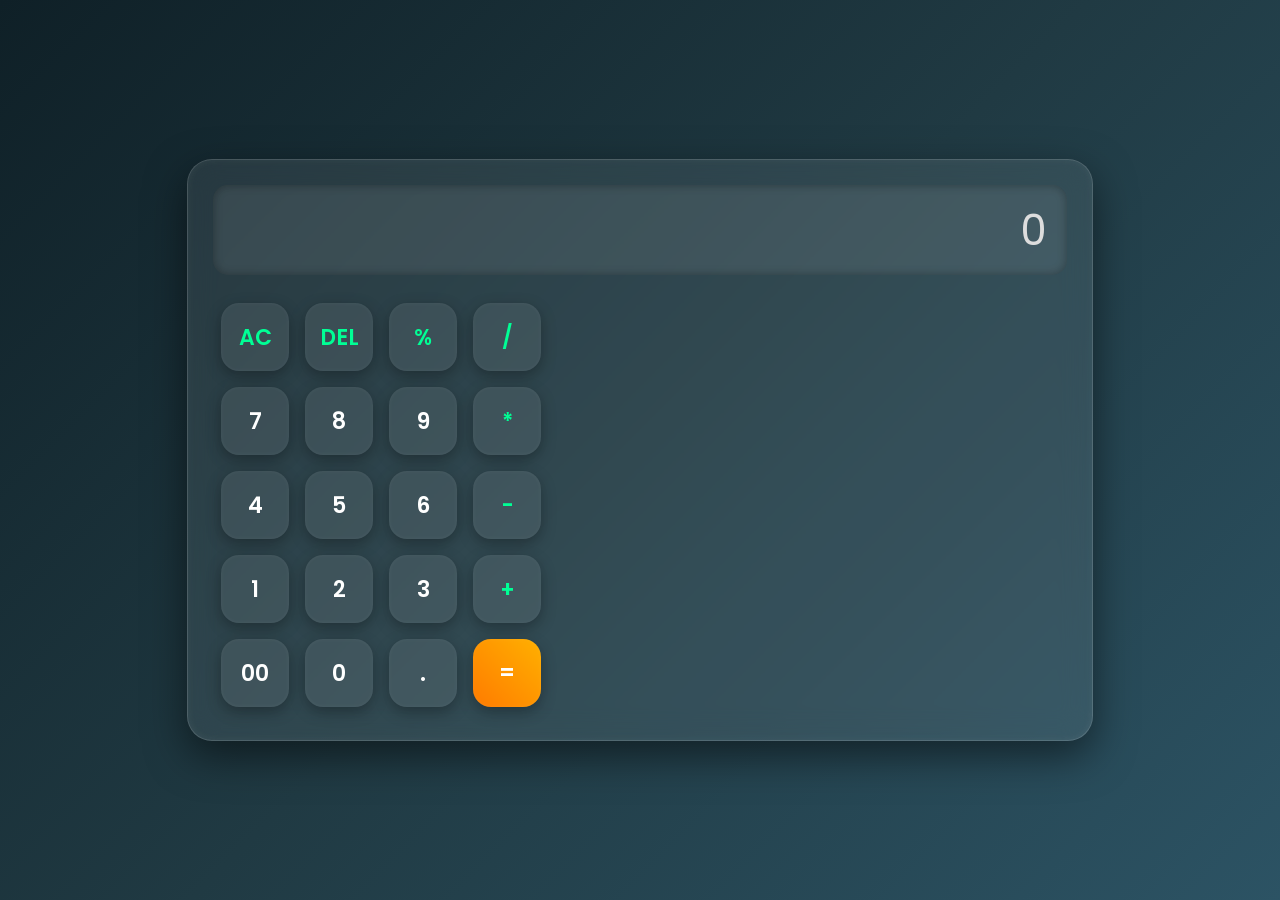
<file: calculator/index.html>
<!DOCTYPE html>
<html lang="en">

<head>
    <meta charset="UTF-8">
    <meta http-equiv="X-UA-Compatible" content="IE=edge">
    <meta name="viewport" content="width=device-width, initial-scale=1.0">

    <title>Calculator</title>

    <link rel="stylesheet" href="style.css">
</head>

<body>

    <div class="container">

        <div class="calculator">

            <!-- Display -->
            <input type="text" id="inputBox" placeholder="0" readonly>

            <!-- Row 1 -->
            <div class="row">
                <button class="button operator">AC</button>
                <button class="button operator">DEL</button>
                <button class="button operator">%</button>
                <button class="button operator">/</button>
            </div>

            <!-- Row 2 -->
            <div class="row">
                <button class="button">7</button>
                <button class="button">8</button>
                <button class="button">9</button>
                <button class="button operator">*</button>
            </div>

            <!-- Row 3 -->
            <div class="row">
                <button class="button">4</button>
                <button class="button">5</button>
                <button class="button">6</button>
                <button class="button operator">-</button>
            </div>

            <!-- Row 4 -->
            <div class="row">
                <button class="button">1</button>
                <button class="button">2</button>
                <button class="button">3</button>
                <button class="button operator">+</button>
            </div>

            <!-- Row 5 -->
            <div class="row">
                <button class="button">00</button>
                <button class="button">0</button>
                <button class="button">.</button>
                <button class="button equalBtn">=</button>
            </div>

        </div>

    </div>

    <script src="script.js"></script>

</body>

</html>
</file>
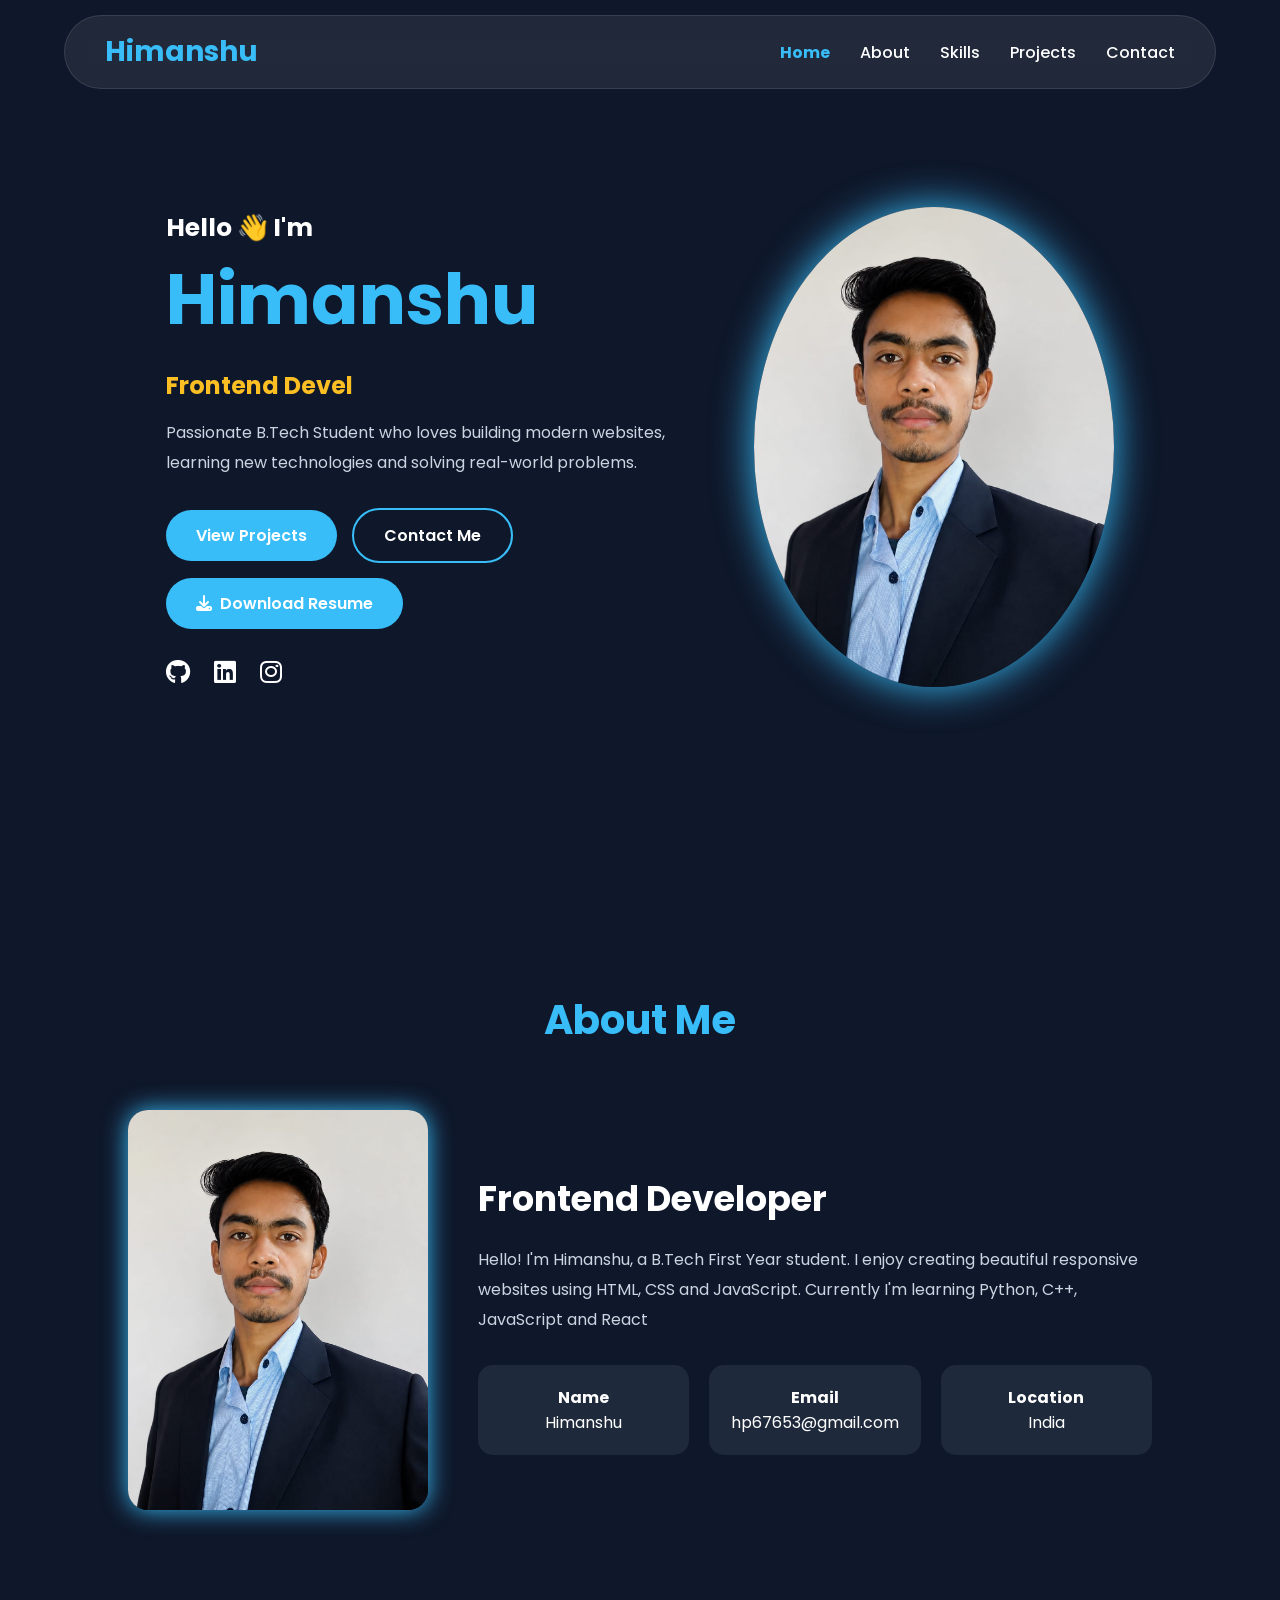
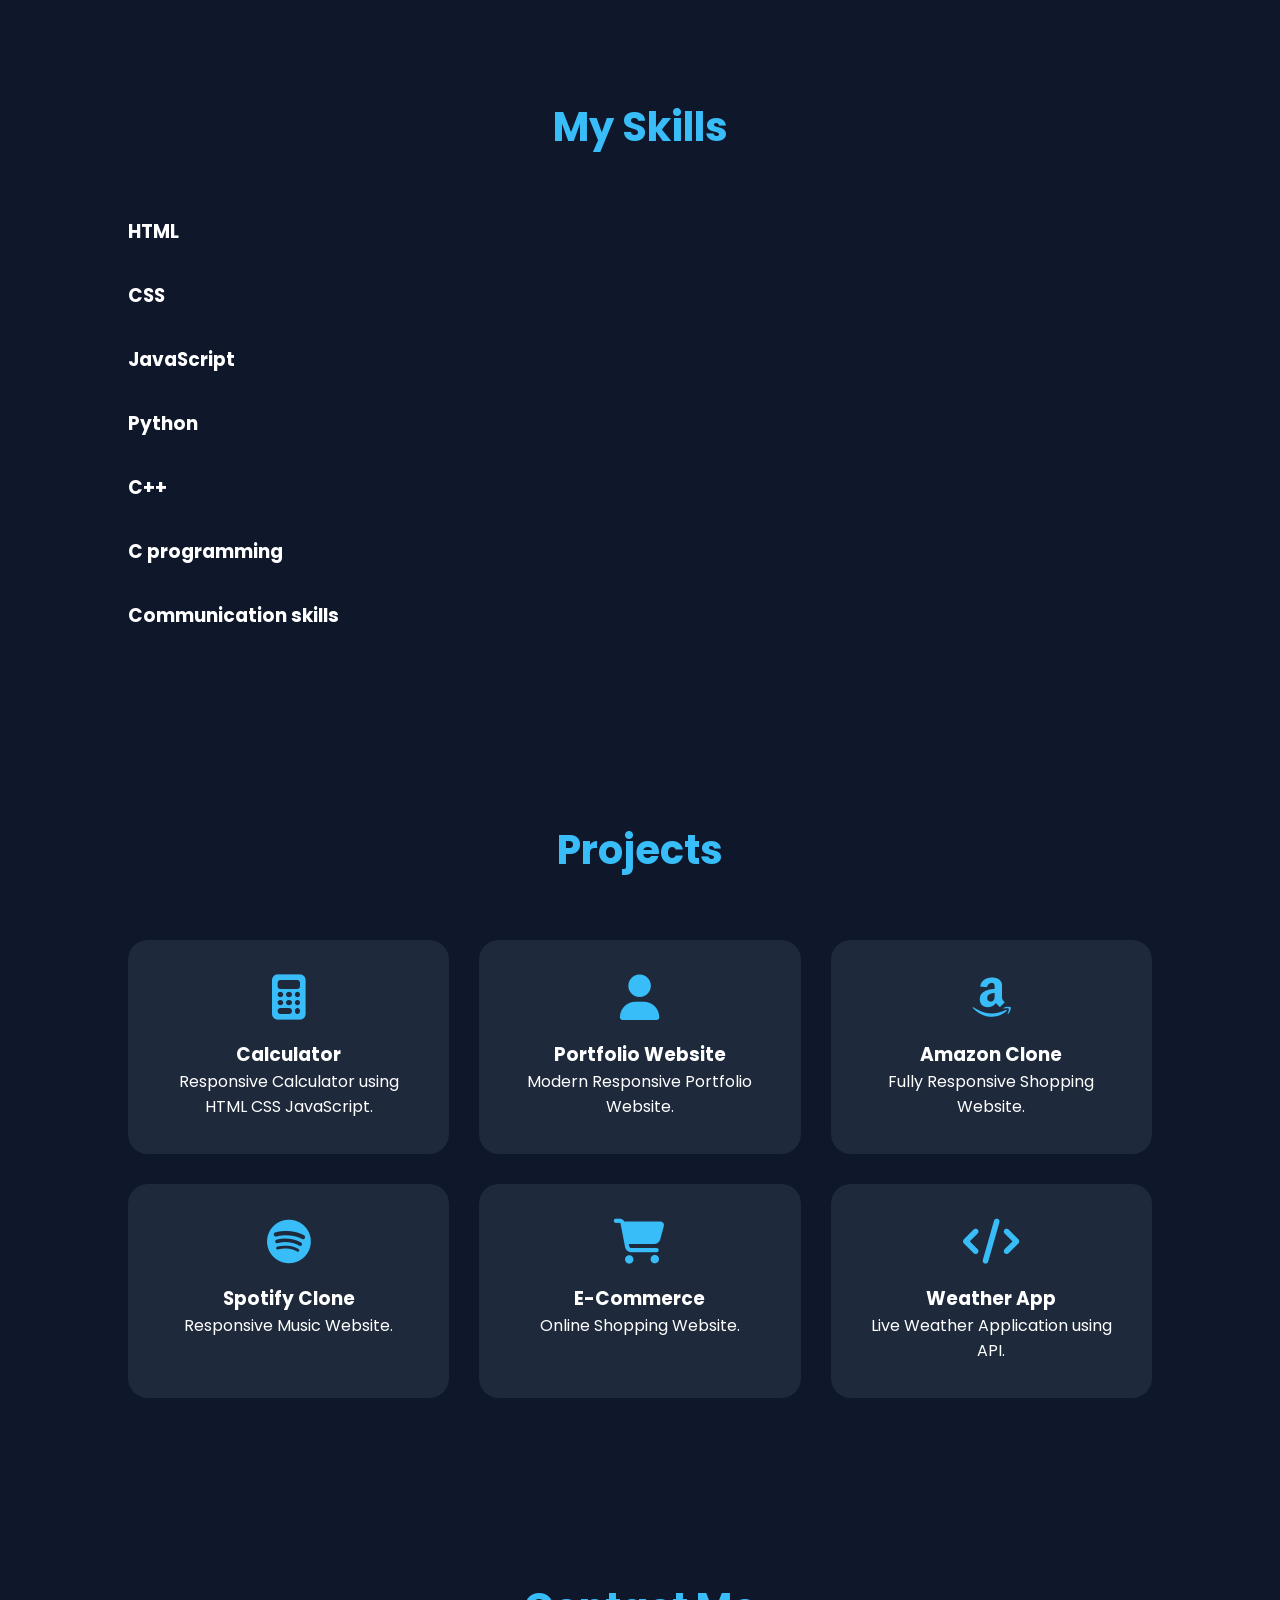
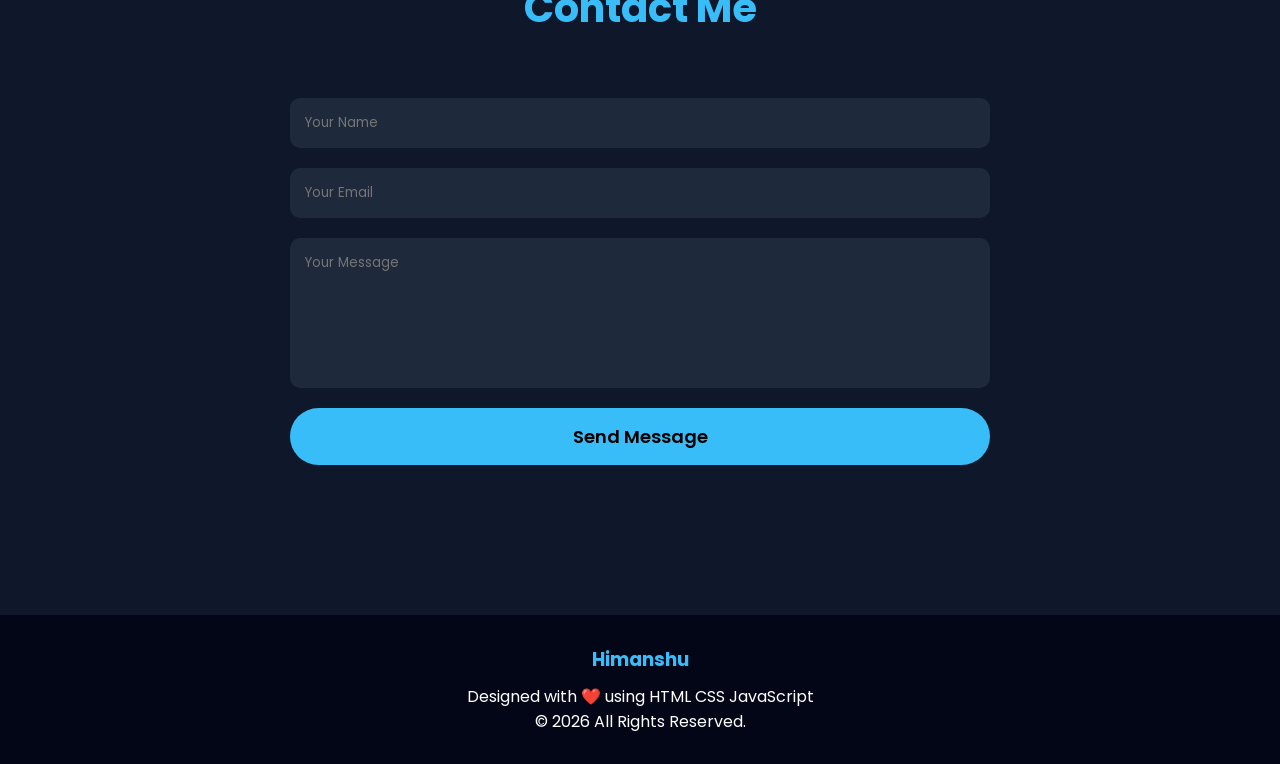
<file: portfolio/index.html>
<!DOCTYPE html>
<html lang="en">

<head>
    <meta charset="UTF-8">
    <meta name="viewport" content="width=device-width, initial-scale=1.0">
    <title>Himanshu | Portfolio</title>

    <link rel="stylesheet" href="style.css">

    <link rel="stylesheet"
        href="https://cdnjs.cloudflare.com/ajax/libs/font-awesome/6.5.2/css/all.min.css">
</head>

<body>

    <!-- Navigation -->

    <header>

        <nav>

            <div class="logo">
                Himanshu
            </div>

            <ul>

                <li><a href="#home">Home</a></li>

                <li><a href="#about">About</a></li>

                <li><a href="#skills">Skills</a></li>

                <li><a href="#projects">Projects</a></li>

                <li><a href="#contact">Contact</a></li>

            </ul>

        </nav>

    </header>

    <!-- Hero -->

    <section class="hero" id="home">

        <div class="hero-text">

            <h3>Hello 👋 I'm</h3>

            <h1>Himanshu</h1>

            <h2><span class="typing"></span></h2>

            <p>

                Passionate B.Tech Student who loves building modern websites,
                learning new technologies and solving real-world problems.

            </p>
<div class="hero-btn">

    <a href="#projects" class="btn">View Projects</a>

    <a href="#contact" class="btn2">Contact Me</a>

    <a href="resume/Himanshu_Pal_Resume.png" download class="btn3">
        <i class="fas fa-download"></i> Download Resume
    </a>

</div>

            <div class="social">

                <a href="#"><i class="fab fa-github"></i></a>

                <a href="#"><i class="fab fa-linkedin"></i></a>

                <a href="#"><i class="fab fa-instagram"></i></a>

            </div>

        </div>

        <div class="hero-image">

            <img src="image/profile.png"
                alt="Profile">

        </div>

    </section>

    <!-- About -->

    <section id="about">

        <h2 class="title">About Me</h2>

        <div class="about-container">

            <div class="about-image">

                <img src="image/profile.png" alt="Profile">

            </div>

            <div class="about-text">

                <h3>Frontend Developer</h3>

                <p>

                    Hello! I'm Himanshu, a B.Tech First Year student.
                    I enjoy creating beautiful responsive websites using
                    HTML, CSS and JavaScript.

                    Currently I'm learning Python, C++, JavaScript and React

                </p>

                <div class="info">

                    <div>

                        <h4>Name</h4>

                        <span>Himanshu</span>

                    </div>

                    <div>

                        <h4>Email</h4>

                        <span>hp67653@gmail.com</span>

                    </div>

                    <div>

                        <h4>Location</h4>

                        <span>India</span>

                    </div>

                </div>

            </div>

        </div>

    </section>

    <!-- Skills -->

    <section id="skills">

        <h2 class="title">My Skills</h2>

        <div class="skills">

            <div class="skill">

                <h3>HTML</h3>

               

            </div>

            <div class="skill">

                <h3>CSS</h3>

                

            </div>

            <div class="skill">

                <h3>JavaScript</h3>

                

            </div>

            <div class="skill">

                <h3>Python</h3>

                

            </div>

            <div class="skill">
                <h3>C++</h3>
            </div>
            <div class="skill">
                <h3>C programming</h3>
            </div>
           <div class="skill">
                <h3>Communication skills</h3>
            </div>
        </div>

    </section>

    <!-- Projects -->

    <section id="projects">

        <h2 class="title">Projects</h2>

        <div class="project-container">

            <div class="card">

                <i class="fas fa-calculator"></i>

                <h3>Calculator</h3>

                <p>

                    Responsive Calculator using HTML CSS JavaScript.

                </p>

            </div>

            <div class="card">

                <i class="fas fa-user"></i>

                <h3>Portfolio Website</h3>

                <p>

                    Modern Responsive Portfolio Website.

                </p>

            </div>

            <div class="card">

                <i class="fab fa-amazon"></i>

                <h3>Amazon Clone</h3>

                <p>

                    Fully Responsive Shopping Website.

                </p>

            </div>

            <div class="card">

                <i class="fab fa-spotify"></i>

                <h3>Spotify Clone</h3>

                <p>

                    Responsive Music Website.

                </p>

            </div>

            <div class="card">

                <i class="fas fa-cart-shopping"></i>

                <h3>E-Commerce</h3>

                <p>

                    Online Shopping Website.

                </p>

            </div>

            <div class="card">

                <i class="fas fa-code"></i>

                <h3>Weather App</h3>

                <p>

                    Live Weather Application using API.

                </p>

            </div>

        </div>

    </section>

    

    <!-- Contact -->

    <section id="contact">

        <h2 class="title">Contact Me</h2>

        <form>

            <input type="text" placeholder="Your Name">

            <input type="email" placeholder="Your Email">

            <textarea placeholder="Your Message"></textarea>

            <button>Send Message</button>

        </form>

    </section>

    <!-- Footer -->

    <footer>

        <h3>Himanshu</h3>

        <p>Designed with ❤️ using HTML CSS JavaScript</p>

        <p>© 2026 All Rights Reserved.</p>

    </footer>

    <script src="script.js"></script>

</body>

</html>
</file>
<file: calculator/style.css>
@import url('https://fonts.googleapis.com/css2?family=Poppins:wght@300;400;500;600;700&display=swap');

*{
    margin:0;
    padding:0;
    box-sizing:border-box;
    font-family:'Poppins',sans-serif;
}

body{
    display:flex;
    justify-content:center;
    align-items:center;
    min-height:100vh;
    background:linear-gradient(135deg,#0f2027,#203a43,#2c5364);
    overflow:hidden;
}

.container{
    display:flex;
    justify-content:center;
    align-items:center;
}

.calculator{
    background:rgba(255,255,255,.08);
    backdrop-filter:blur(15px);
    border:1px solid rgba(255,255,255,.15);
    border-radius:25px;
    padding:25px;
    box-shadow:
    0 15px 40px rgba(0,0,0,.5),
    inset 0 0 10px rgba(255,255,255,.05);
}

#inputBox{
    width:100%;
    height:90px;
    border:none;
    outline:none;
    background:rgba(255,255,255,.08);
    border-radius:15px;
    padding:20px;
    margin-bottom:20px;
    text-align:right;
    font-size:42px;
    color:#fff;
    box-shadow:inset 0 0 10px rgba(0,0,0,.3);
}

#inputBox::placeholder{
    color:#ddd;
}

.calculator div{
    display:flex;
}

button{
    width:68px;
    height:68px;
    margin:8px;
    border:none;
    border-radius:18px;
    font-size:22px;
    font-weight:600;
    cursor:pointer;
    color:white;
    background:rgba(255,255,255,.08);
    transition:.3s;
    box-shadow:
    0 5px 15px rgba(0,0,0,.3),
    inset 0 0 5px rgba(255,255,255,.05);
}

button:hover{
    transform:translateY(-4px);
    background:#3b82f6;
}

button:active{
    transform:scale(.92);
}

.operator{
    color:#00ff95;
}

.operator:hover{
    background:#00ff95;
    color:#111;
}

.equalBtn{
    background:linear-gradient(45deg,#ff7b00,#ffb000);
    color:white;
}

.equalBtn:hover{
    background:linear-gradient(45deg,#ff9500,#ffcf33);
}

@media(max-width:480px){

button{
    width:60px;
    height:60px;
    margin:6px;
}

#inputBox{
    font-size:32px;
}
}
</file>
<file: portfolio/style.css>
/* Google Font */

@import url('https://fonts.googleapis.com/css2?family=Poppins:wght@300;400;500;600;700;800&display=swap');

*{
    margin:0;
    padding:0;
    box-sizing:border-box;
    font-family:'Poppins',sans-serif;
    scroll-behavior:smooth;
}

body{
    background:#0f172a;
    color:#fff;
}

/* Scrollbar */

::-webkit-scrollbar{
    width:8px;
}

::-webkit-scrollbar-thumb{
    background:#38bdf8;
    border-radius:20px;
}

/* Navbar */

header{
    position:fixed;
    width:100%;
    top:0;
    left:0;
    z-index:1000;
}

nav{
    width:90%;
    margin:auto;
    margin-top:15px;
    padding:15px 40px;
    display:flex;
    justify-content:space-between;
    align-items:center;

    background:rgba(255,255,255,.08);

    backdrop-filter:blur(12px);

    border-radius:50px;

    border:1px solid rgba(255,255,255,.1);

}

.logo{

    font-size:28px;

    font-weight:700;

    color:#38bdf8;

}

nav ul{

    display:flex;

    list-style:none;

}

nav ul li{

    margin-left:30px;

}

nav ul li a{

    text-decoration:none;

    color:white;

    font-weight:500;

    transition:.3s;

}

nav ul li a:hover{

    color:#38bdf8;

}

/* Hero */

.hero{

    min-height:100vh;

    display:flex;

    justify-content:space-around;

    align-items:center;

    padding:100px 10%;

}

.hero-text{

    width:50%;

}

.hero-text h3{

    font-size:25px;

}

.hero-text h1{

    font-size:70px;

    color:#38bdf8;

}

.hero-text h2{

    margin:15px 0;

    color:#fbbf24;

}

.hero-text p{

    line-height:30px;

    color:#cbd5e1;

}

.hero-image img{

    width:360px;

    border-radius:50%;

    box-shadow:0 0 40px #38bdf8;

    animation:float 4s ease-in-out infinite;

}

@keyframes float{

0%,100%{

transform:translateY(0);

}

50%{

transform:translateY(-20px);

}

}

/* ================= Buttons ================= */

.hero-btn{
    display: flex;
    align-items: center;
    gap: 15px;
    margin-top: 30px;
    flex-wrap: wrap;
}

.btn,
.btn2,
.btn3{
    display: inline-flex;
    align-items: center;
    justify-content: center;
    padding: 13px 30px;
    border-radius: 30px;
    text-decoration: none;
    font-weight: 600;
    transition: 0.3s ease;
    white-space: nowrap;
}

/* View Projects */
.btn{
    background: #38bdf8;
    color: #fff;
}

.btn:hover{
    transform: translateY(-5px);
    box-shadow: 0 0 20px #38bdf8;
}

/* Contact Me */
.btn2{
    border: 2px solid #38bdf8;
    color: #fff;
}

.btn2:hover{
    background: #38bdf8;
}

/* Download Resume */
.btn3{
    background: #38bdf8;
    color: #fff;
}

.btn3:hover{
    background: #38bdf8;
    transform: translateY(-5px);
    box-shadow: 0 0 20px #38bdf8;
}

.btn3 i{
    margin-right: 8px;
}
/* Social */

.social{

margin-top:25px;

}

.social a{

color:white;

font-size:25px;

margin-right:20px;

transition:.3s;

}

.social a:hover{

color:#38bdf8;

}

/* Sections */

section{

padding:90px 10%;

}

.title{

text-align:center;

font-size:40px;

margin-bottom:60px;

color:#38bdf8;

}

/* About */

.about-container{

display:flex;

justify-content:space-between;

align-items:center;

gap:50px;

}

.about-image img{

width:300px;

border-radius:20px;

box-shadow:0 0 25px #38bdf8;

}

.about-text h3{

font-size:35px;

margin-bottom:20px;

}

.about-text p{

line-height:30px;

color:#cbd5e1;

}

.info{

display:grid;

grid-template-columns:repeat(3,1fr);

gap:20px;

margin-top:30px;

}

.info div{

background:#1e293b;

padding:20px;

border-radius:15px;

text-align:center;

}

/* Skills */

.skills{

display:flex;

flex-direction:column;

gap:25px;

}

.skill h3{

margin-bottom:10px;

}

.progress{

height:15px;

background:#1e293b;

border-radius:20px;

overflow:hidden;

}

.progress span{

display:block;

height:100%;

background:linear-gradient(to right,#38bdf8,#9333ea);

border-radius:20px;

}

/* Projects */

.project-container{

display:grid;

grid-template-columns:repeat(auto-fit,minmax(260px,1fr));

gap:30px;

}

.card{

background:#1e293b;

padding:35px;

border-radius:20px;

text-align:center;

transition:.4s;

}

.card i{

font-size:45px;

color:#38bdf8;

margin-bottom:20px;

}

.card:hover{

transform:translateY(-10px);

box-shadow:0 0 25px #38bdf8;

}

/* Stats */

.stats{

display:grid;

grid-template-columns:repeat(auto-fit,minmax(200px,1fr));

gap:25px;

text-align:center;

}

.box{

background:#1e293b;

padding:40px;

border-radius:20px;

}

.box h2{

font-size:45px;

color:#38bdf8;

}

/* Contact */

form{

max-width:700px;

margin:auto;

display:flex;

flex-direction:column;

gap:20px;

}

form input,

form textarea{

padding:15px;

border:none;

border-radius:10px;

background:#1e293b;

color:white;

}

form textarea{

height:150px;

resize:none;

}

form button{

padding:15px;

background:#38bdf8;

border:none;

border-radius:30px;

font-size:18px;

font-weight:600;

cursor:pointer;

transition:.3s;

}

form button:hover{

background:#2563eb;

}

/* Footer */

footer{

padding:30px;

text-align:center;

background:#020617;

margin-top:60px;

}

footer h3{

color:#38bdf8;

margin-bottom:10px;

}

/* Responsive */

@media(max-width:900px){

.hero{

flex-direction:column-reverse;

text-align:center;

}

.hero-text{

width:100%;

}

.hero-image img{

width:260px;

margin-bottom:30px;

}

.about-container{

flex-direction:column;

}

.info{

grid-template-columns:1fr;

}

nav{

padding:15px;

}

nav ul{

display:none;

}

.hero-text h1{

font-size:48px;

}

}
nav ul li a.active{
    color:#38bdf8;
    font-weight:bold;
}
</file>
